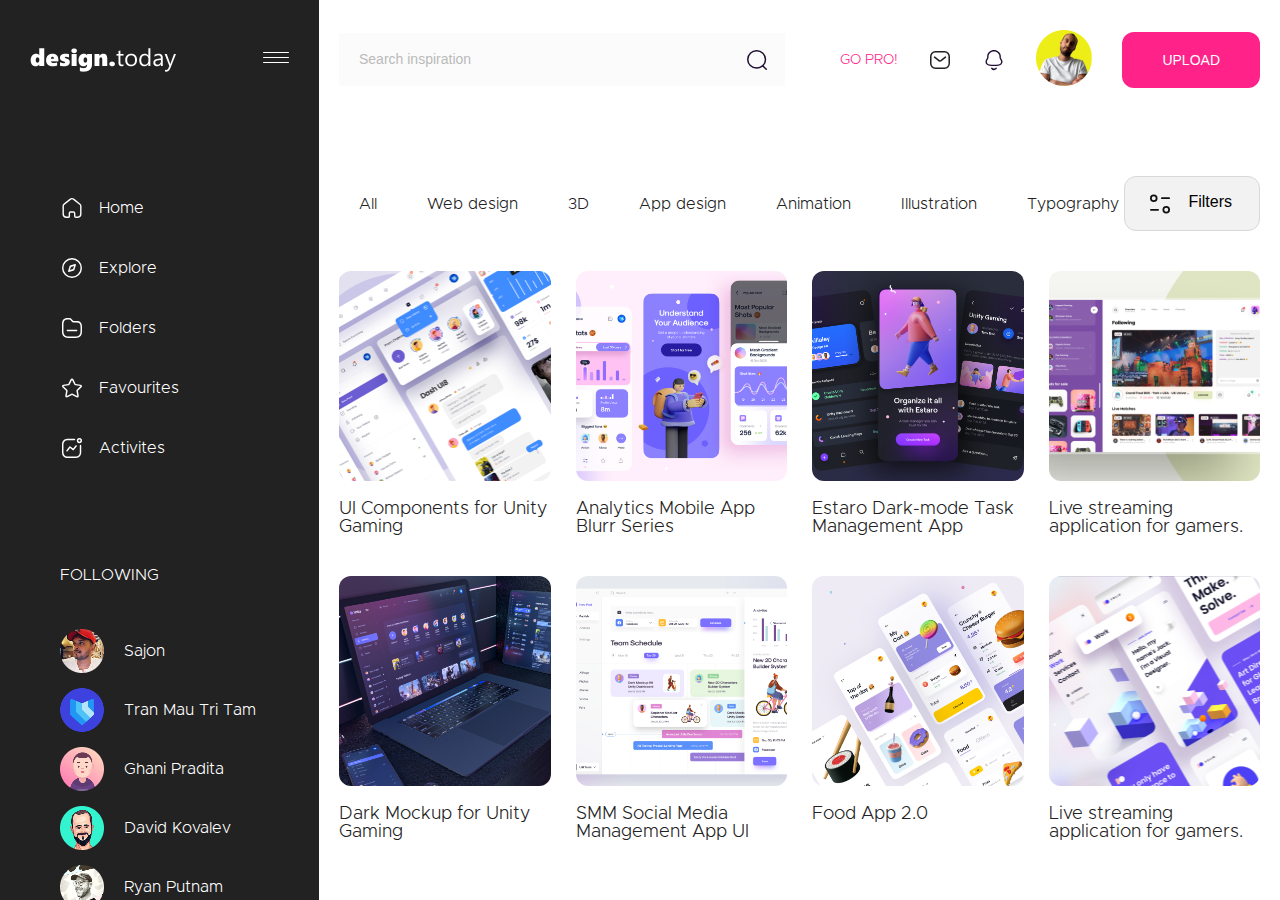
<file: index.html>
<!DOCTYPE html>
<html lang="en">

<head>
  <meta charset="UTF-8">
  <meta http-equiv="X-UA-Compatible" content="IE=edge">
  <meta name="viewport" content="width=device-width, initial-scale=1.0">
  <meta name="description" content="List of designs">
  <meta property="og:title" content="Design Today" />
  <meta property="og:type" content="website" />
  <meta property="og:description" content="List of designs" />
  <meta property="og:url" content="https://ilariadefer.github.io/assignment12/" />
  <meta property="og:image" content="https://ilariadefer.github.io/assignment12/images/logo.png" />
  <link rel="stylesheet" href="styles/fonts.css">
  <link rel="stylesheet" href="styles/style.css">
  <link rel="stylesheet" href="styles/media.css">
  <title>assignment12</title>
</head>

<body>
  <div class="main">
    <div class="sidebar">
      <div class="sidebar-header">
        <img class="sidebar-logo" src="images/logo.png" alt="logo">
        <button class="hamburger-button">
          <img src="images/hamburger.svg" alt="icon">
        </button>
      </div>
      <nav class="sidebar-menu">
        <ul class="sidebar-buttons">
          <li>
            <a href="#" class="transition"><img class="icon" src="images/Component52.svg" alt="icon">Home</a>
          </li>
          <li>
            <a href="#" class="transition"><img class="icon" src="images/Component32.svg" alt="icon">Explore</a>
          </li>
          <li>
            <a href="#" class="transition"><img class="icon" src="images/Component42.svg" alt="icon">Folders</a>
          </li>
          <li>
            <a href="#" class="transition"><img class="icon" src="images/Component82.svg" alt="icon">Favourites</a>
          </li>
          <li>
            <a href="#" class="transition"><img class="icon" src="images/Component12.svg" alt="icon">Activites</a>
          </li>
        </ul>
      </nav>
      <nav class="followings-nav">
        <ul class="followings">
          <li>
            <a class="following" href="#">FOLLOWING</a>
          </li>
          <li>
            <img src="images/Rectangle40.png" alt="icon">
            <a href="#">Sajon</a>
          </li>
          <li>
            <img src="images/Rectangle41.png" alt="icon">
            <a href="#">Tran Mau Tri Tam</a>
          </li>
          <li>
            <img src="images/Rectangle42.png" alt="icon">
            <a href="#">Ghani Pradita</a>
          </li>
          <li>
            <img src="images/Rectangle43.png" alt="icon">
            <a href="#">David Kovalev</a>
          </li>
          <li>
            <img src="images/Rectangle44.png" alt="icon">
            <a href="#">Ryan Putnam</a>
          </li>
          <li>
            <a class="load" href="#">Load more (15)</a>
          </li>
        </ul>
      </nav>
    </div>
    <div class="main-content">
      <header>
        <div class="header-content">
          <div class="header-left">
            <button class="hamburger-button">
              <img src="images/hamburger-black.svg" alt="icon">
            </button>
            <div class="header-search">
              <input class="search" type="search" placeholder="Search inspiration">
              <img class="icon search-img" src="images/Component92.svg" alt="search">
            </div>
          </div>
          <div class="header-profile">
            <a class="header-link">GO PRO!</a>
            <a class="icon" href="#">
              <img class="header-icon" src="images/Component112.svg" alt="icon">
            </a>
            <a class="icon" href="#">
              <img class="header-icon" src="images/Component72.svg" alt="icon">
            </a>
            <a href="html/orders.html">
              <img class="profile-picture" src="images/Group33.png" alt="profile-picture">
            </a>
            <button class="upload-button" type="button">UPLOAD</button>
          </div>
        </div>
      </header>
      <main>
        <section class="article-section">
          <div class="container">
            <div class="article-section-top transition">
              <nav class="Filters">
                <ul class="filter-nav">
                  <li>
                    <a href="#">All</a>
                  </li>
                  <li>
                    <a href="#">Web design</a>
                  </li>
                  <li>
                    <a href="#">3D</a>
                  </li>
                  <li>
                    <a href="#">App design</a>
                  </li>
                  <li>
                    <a href="#">Animation</a>
                  </li>
                  <li>
                    <a href="#">Illustration</a>
                  </li>
                  <li>
                    <a href="#">Typography</a>
                  </li>
                </ul>
              </nav>
              <div class="filter">
                <img class="icon" src="images/Group18.svg" alt="icon">
                <button class="filter-button button-bg transition" type="button">Filters</button>
              </div>
            </div>
            <div class="main-grid">
              <article class="card">
                <a href="#" class="card-link">
                  <div class="card-icons transition">
                    <img src="images/Component101.svg" alt="icon">
                    <img src="images/Component62.svg" alt="icon">
                  </div>
                  <img src="images/Rectangle45@2x.png" alt="">
                  <p>UI Components for Unity Gaming</p>
                </a>
              </article>
              <article class="card">
                <a href="#" class="card-link">
                  <div class="card-icons transition">
                    <img src="images/Component101.svg" alt="icon">
                    <img src="images/Component62.svg" alt="icon">
                  </div>
                  <img src="images/Rectangle46@2x.png" alt="">
                  <p>Analytics Mobile App Blurr Series</p>
                </a>
              </article>
              <article class="card">
                <a href="#" class="card-link">
                  <div class="card-icons transition">
                    <img src="images/Component101.svg" alt="icon">
                    <img src="images/Component62.svg" alt="icon">
                  </div>
                  <img src="images/Rectangle47@2x.png" alt="">
                  <p>Estaro Dark-mode Task Management App</p>
                </a>
              </article>
              <article class="card">
                <a href="#" class="card-link">
                  <div class="card-icons transition">
                    <img src="images/Component101.svg" alt="icon">
                    <img src="images/Component62.svg" alt="icon">
                  </div>
                  <img src="images/Rectangle48@2x.png" alt="">
                  <p>Live streaming application for gamers.</p>
                </a>
              </article>
              <article class="card">
                <a href="#" class="card-link">
                  <div class="card-icons transition">
                    <img src="images/Component101.svg" alt="icon">
                    <img src="images/Component62.svg" alt="icon">
                  </div>
                  <img src="images/Rectangle45@2x(1).png" alt="">
                  <p>Dark Mockup for Unity Gaming</p>
                </a>
              </article>
              <article class="card">
                <a href="#" class="card-link">
                  <div class="card-icons transition">
                    <img src="images/Component101.svg" alt="icon">
                    <img src="images/Component62.svg" alt="icon">
                  </div>
                  <img src="images/Rectangle46@2x(1).png" alt="">
                  <p>SMM Social Media Management App UI</p>
                </a>
              </article>
              <article class="card">
                <a href="#" class="card-link">
                  <div class="card-icons transition">
                    <img src="images/Component101.svg" alt="icon">
                    <img src="images/Component62.svg" alt="icon">
                  </div>
                  <img src="images/Rectangle47@2x(1).png" alt="">
                  <p>Food App 2.0</p>
                </a>
              </article>
              <article class="card">
                <a href="#" class="card-link">
                  <div class="card-icons transition">
                    <img src="images/Component101.svg" alt="icon">
                    <img src="images/Component62.svg" alt="icon">
                  </div>
                  <img src="images/Rectangle48@2x(1).png" alt="">
                  <p>Live streaming application for gamers.</p>
                </a>
              </article>
            </div>
            <div class="load-button">
              <button class="button-bg transition" type="button">Load more</button>
            </div>
          </div>
        </section>
        <section class="section-designer">
          <div class="container">
            <div class="designer-title">
              <h1 class="section-title">Top Designers</h1>
              <a class="transition" href="#">View all</a>
            </div>
            <div class="grid-designer">
              <div class="designer">
                <img src="images/Rectangle65.png" alt="photo">
                <h3 class="designer-name">Tran Mau Tri Tam</h3>
                <span>Sai Gon, Vietnam</span>
                <button class="follow-buttons button-bg transition">Following</button>
              </div>
              <div class="designer">
                <img src="images/Rectangle69.png" alt="photo">
                <h3 class="designer-name">Ghulam Rasool</h3>
                <span>Dubai</span>
                <button class="follow-button button-bg transition">Follow</button>
              </div>
              <div class="designer">
                <img src="images/Rectangle66.png" alt="photo">
                <h3 class="designer-name">Zhenya Rynzhuk</h3>
                <span>New York City, NY</span>
                <button class="follow-button button-bg transition">Follow</button>
              </div>
              <div class="designer">
                <img src="images/Rectangle70.png" alt="photo">
                <h3 class="designer-name">Ghani Pradita</h3>
                <span>Yogyakarta, Indonesia</span>
                <button class="follow-button button-bg transition">Follow</button>
              </div>
              <div class="designer">
                <img src="images/Rectangle67.png" alt="photo">
                <h3 class="designer-name">Sajon</h3>
                <span>Earth</span>
                <button class="follow-button button-bg transition">Follow</button>
              </div>
              <div class="designer">
                <img src="images/Rectangle71.png" alt="photo">
                <h3 class="designer-name">David Kovalev</h3>
                <span>Sarasota, FL</span>
                <button class="follow-button button-bg transition">Follow</button>
              </div>
              <div class="designer">
                <img src="images/Rectangle68.png" alt="photo">
                <h3 class="designer-name">Ryan Putnam</h3>
                <span>Colorado Springs</span>
                <button class="follow-button button-bg transition">Follow</button>
              </div>
              <div class="designer">
                <img src="images/Rectangle72.png" alt="photo">
                <h3 class="designer-name">Dmitry Lauretsky</h3>
                <span>Omsk, Russia</span>
                <button class="follow-button button-bg transition">Follow</button>
              </div>
            </div>
          </div>
        </section>
      </main>
      <footer>
        <div class="container">
          <div class="footer-content">
            <nav class="footer-sections">
              <ul class="footer-nav">
                <li>
                  <a href="#">For designers</a>
                </li>
                <li>
                  <a href="#">Go Pro!</a>
                </li>
                <li>
                  <a href="#">Explore design work</a>
                </li>
                <li>
                  <a href="#">Design blog</a>
                </li>
                <li>
                  <a href="#">Overtime podcast</a>
                </li>
                <li>
                  <a href="#">Dribbble meetups</a>
                </li>
                <li>
                  <a href="#">Playoffs</a>
                </li>
                <li>
                  <a href="#">Weekly Warm-Up</a>
                </li>
                <li>
                  <a href="#">Code of conduct</a>
                </li>
              </ul>
              <ul class="footer-nav">
                <li>
                  <a href="#">Hire designers</a>
                </li>
                <li>
                  <a href="#">Post a job opening</a>
                </li>
                <li>
                  <a href="#">Post a freelance project</a>
                </li>
                <li>
                  <a href="#">Search for designers</a>
                </li>
                <li>
                  <a href="#">Brands</a>
                </li>
                <li>
                  <a href="#">Advertise with us</a>
                </li>
              </ul>
              <ul class="footer-nav">
                <li>
                  <a href="#">Company</a>
                </li>
                <li>
                  <a href="#">About</a>
                </li>
                <li>
                  <a href="#">Careers</a>
                </li>
                <li>
                  <a href="#">Support</a>
                </li>
                <li>
                  <a href="#">Media kit</a>
                </li>
                <li>
                  <a href="#">Dribbble shop</a>
                </li>
                <li>
                  <a href="#">Testimonials</a>
                </li>
                <li>
                  <a href="#">API</a>
                </li>
                <li>
                  <a href="#">Terms of service</a>
                </li>
                <li>
                  <a href="#">Privacy policy</a>
                </li>
              </ul>
              <ul class="footer-nav">
                <li>
                  <a href="#">Directories</a>
                </li>
                <li>
                  <a href="#">Top designers</a>
                </li>
                <li>
                  <a href="#">Top design teams</a>
                </li>
                <li>
                  <a href="#">Design jobs</a>
                </li>
                <li>
                  <a href="#">Tags</a>
                </li>
                <li>
                  <a href="#">Places</a>
                </li>
                <li>
                  <a href="#">Design assets</a>
                </li>
                <li>
                  <a href="#">Shop Creative Market</a>
                </li>
              </ul>
            </nav>
          </div>
          <div class="copyright">
            <div class="copyright-logos">
              <a href="#" class="copyright-link">
                <img class="icon" src="images/Component122.svg" alt="icon">
              </a>
              <a href="#" class="copyright-link">
                <img class="icon" src="images/Component132.svg" alt="icon">
              </a>
              <a href="#" class="copyright-link">
                <img class="icon" src="images/Component142.svg" alt="icon">
              </a>
            </div>
            <div class="copyright-name">
              <span class="for">For</span>
              <span class="academy"><a href="https://smartacademy.ge/">Smartacademy</a></span>
            </div>
          </div>
        </div>
      </footer>
    </div>
  </div>
</body>

</html>
</file>
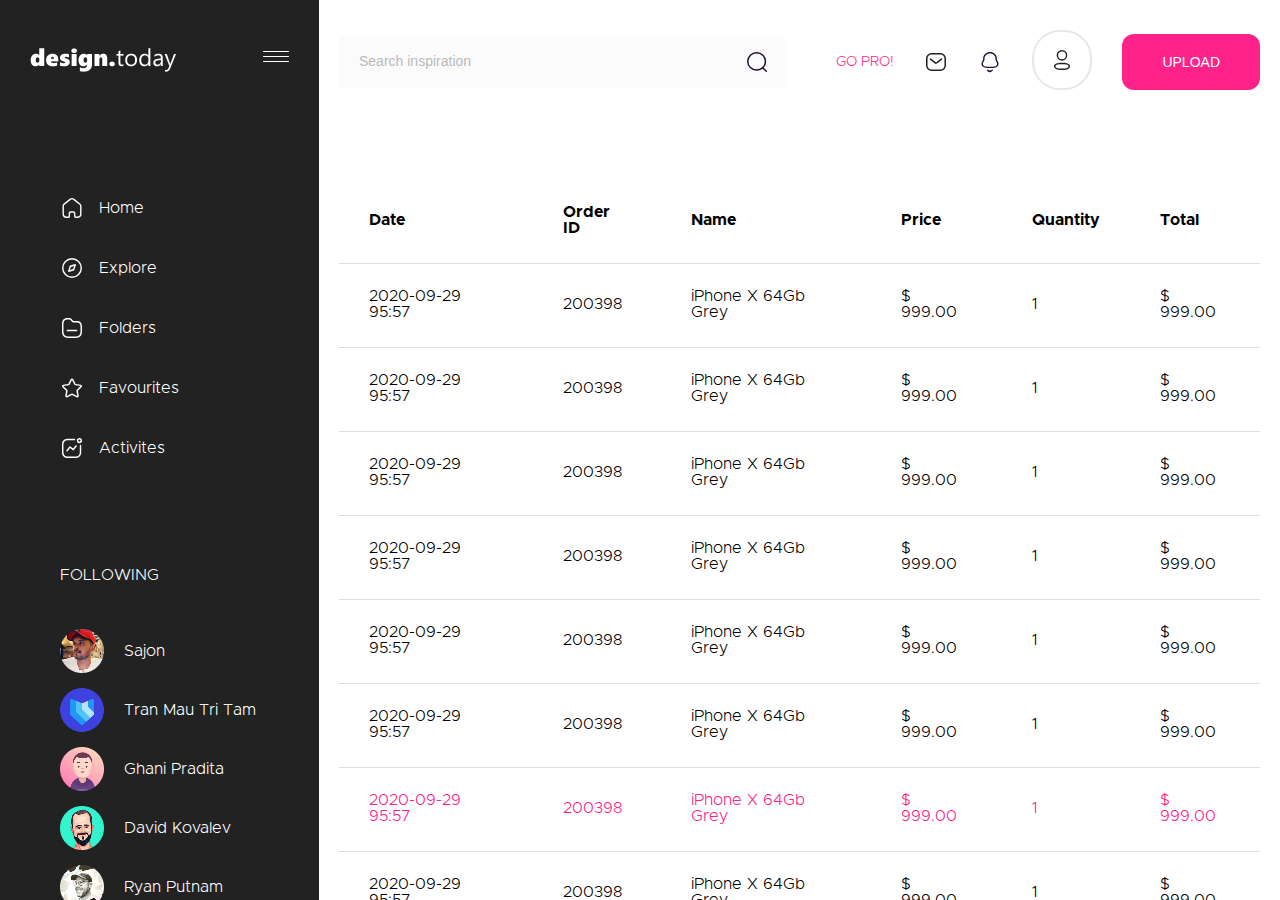
<file: html/orders.html>
<!DOCTYPE html>
<html lang="en">

<head>
  <meta charset="UTF-8">
  <meta http-equiv="X-UA-Compatible" content="IE=edge">
  <meta name="viewport" content="width=device-width, initial-scale=1.0">
  <meta name="description" content="List of orders">
  <meta property="og:title" content="Design Today" />
  <meta property="og:type" content="website" />
  <meta property="og:description" content="List of orders" />
  <meta property="og:url" content="https://ilariadefer.github.io/assignment12/html/orders.html" />
  <meta property="og:image" content="https://ilariadefer.github.io/assignment12/images/logo.png" />
  <link rel="stylesheet" href="../styles/fonts.css">
  <link rel="stylesheet" href="../styles/style.css">
  <link rel="stylesheet" href="../styles/media.css">
  <link rel="stylesheet" href="../styles/orders.css">
  <link rel="stylesheet" href="../styles/orders-media.css">
  <title>order</title>
</head>

<body>
  <div class="main">
    <div class="sidebar">
      <div class="sidebar-header">
        <img class="sidebar-logo" src="../images/logo.png" alt="logo">
        <img src="../images/hamburger.svg" alt="icon">
      </div>
      <nav class="sidebar-menu">
        <ul class="sidebar-buttons">
          <li>
            <a href="#" class="transition"><img class="icon" src="../images/Component52.svg" alt="icon">Home</a>
          </li>
          <li>
            <a href="#" class="transition"><img class="icon" src="../images/Component32.svg" alt="icon">Explore</a>
          </li>
          <li>
            <a href="#" class="transition"><img class="icon" src="../images/Component42.svg" alt="icon">Folders</a>
          </li>
          <li>
            <a href="#" class="transition"><img class="icon" src="../images/Component82.svg" alt="icon">Favourites</a>
          </li>
          <li>
            <a href="#" class="transition"><img class="icon" src="../images/Component12.svg" alt="icon">Activites</a>
          </li>
        </ul>
      </nav>
      <nav class="followings-nav">
        <ul class="followings">
          <li>
            <a class="following" href="#">FOLLOWING</a>
          </li>
          <li>
            <img src="../images/Rectangle40.png" alt="icon">
            <a href="#">Sajon</a>
          </li>
          <li>
            <img src="../images/Rectangle41.png" alt="icon">
            <a href="#">Tran Mau Tri Tam</a>
          </li>
          <li>
            <img src="../images/Rectangle42.png" alt="icon">
            <a href="#">Ghani Pradita</a>
          </li>
          <li>
            <img src="../images/Rectangle43.png" alt="icon">
            <a href="#">David Kovalev</a>
          </li>
          <li>
            <img src="../images/Rectangle44.png" alt="icon">
            <a href="#">Ryan Putnam</a>
          </li>
          <li>
            <a class="load" href="#">Load more (15)</a>
          </li>
        </ul>
      </nav>
    </div>
    <div class="main-content">
      <header>
        <div class="header-content">
          <div class="header-left">
            <button class="hamburger-button">
              <img src="../images/hamburger-black.svg" alt="icon">
            </button>
            <div class="header-search">
              <input class="search" type="search" placeholder="Search inspiration">
              <img class="icon search-img" src="../images/Component92.svg" alt="search">
            </div>
          </div>
          <div class="header-profile">
            <a class="header-link">GO PRO!</a>
            <a class="icon" href="#">
              <img class="header-icon" src="../images/Component112.svg" alt="icon">
            </a>
            <a class="icon" href="#">
              <img class="header-icon" src="../images/Component72.svg" alt="icon">
            </a>
            <a href="../index.html">
              <img class="profile-picture transition" src="../images/Group79.svg" alt="profile-picture">
            </a>
            <button class="upload-button" type="button">UPLOAD</button>
          </div>
        </div>
      </header>
      <main>
        <div class="container">
          <table class="main-table">
            <thead>
              <tr>
                <th>Date</th>
                <th>Order ID</th>
                <th>Name</th>
                <th>Price</th>
                <th>Quantity</th>
                <th>Total</th>
              </tr>
            </thead>
            <tbody>
              <tr>
                <td>2020-09-29 95:57</td>
                <td>200398</td>
                <td>iPhone X 64Gb Grey</td>
                <td>$ 999.00</td>
                <td>1</td>
                <td>$ 999.00</td>
              </tr>
              <tr>
                <td>2020-09-29 95:57</td>
                <td>200398</td>
                <td>iPhone X 64Gb Grey</td>
                <td>$ 999.00</td>
                <td>1</td>
                <td>$ 999.00</td>
              </tr>
              <tr>
                <td>2020-09-29 95:57</td>
                <td>200398</td>
                <td>iPhone X 64Gb Grey</td>
                <td>$ 999.00</td>
                <td>1</td>
                <td>$ 999.00</td>
              </tr>
              <tr>
                <td>2020-09-29 95:57</td>
                <td>200398</td>
                <td>iPhone X 64Gb Grey</td>
                <td>$ 999.00</td>
                <td>1</td>
                <td>$ 999.00</td>
              </tr>
              <tr>
                <td>2020-09-29 95:57</td>
                <td>200398</td>
                <td>iPhone X 64Gb Grey</td>
                <td>$ 999.00</td>
                <td>1</td>
                <td>$ 999.00</td>
              </tr>
              <tr>
                <td>2020-09-29 95:57</td>
                <td>200398</td>
                <td>iPhone X 64Gb Grey</td>
                <td>$ 999.00</td>
                <td>1</td>
                <td>$ 999.00</td>
              </tr>
              <tr class="pink-table">
                <td>2020-09-29 95:57</td>
                <td>200398</td>
                <td>iPhone X 64Gb Grey</td>
                <td>$ 999.00</td>
                <td>1</td>
                <td>$ 999.00</td>
              </tr>
              <tr>
                <td>2020-09-29 95:57</td>
                <td>200398</td>
                <td>iPhone X 64Gb Grey</td>
                <td>$ 999.00</td>
                <td>1</td>
                <td>$ 999.00</td>
              </tr>
              <tr>
                <td>2020-09-29 95:57</td>
                <td>200398</td>
                <td>iPhone X 64Gb Grey</td>
                <td>$ 999.00</td>
                <td>1</td>
                <td>$ 999.00</td>
              </tr>
            </tbody>
          </table>
        </div>
      </main>
      <footer>
        <div class="container">
          <div class="footer-content">
            <nav class="footer-sections">
              <ul class="footer-nav">
                <li>
                  <a href="#">For designers</a>
                </li>
                <li>
                  <a href="#">Go Pro!</a>
                </li>
                <li>
                  <a href="#">Explore design work</a>
                </li>
                <li>
                  <a href="#">Design blog</a>
                </li>
                <li>
                  <a href="#">Overtime podcast</a>
                </li>
                <li>
                  <a href="#">Dribbble meetups</a>
                </li>
                <li>
                  <a href="#">Playoffs</a>
                </li>
                <li>
                  <a href="#">Weekly Warm-Up</a>
                </li>
                <li>
                  <a href="#">Code of conduct</a>
                </li>
              </ul>
              <ul class="footer-nav">
                <li>
                  <a href="#">Hire designers</a>
                </li>
                <li>
                  <a href="#">Post a job opening</a>
                </li>
                <li>
                  <a href="#">Post a freelance project</a>
                </li>
                <li>
                  <a href="#">Search for designers</a>
                </li>
                <li>
                  <a href="#">Brands</a>
                </li>
                <li>
                  <a href="#">Advertise with us</a>
                </li>
              </ul>
              <ul class="footer-nav">
                <li>
                  <a href="#">Company</a>
                </li>
                <li>
                  <a href="#">About</a>
                </li>
                <li>
                  <a href="#">Careers</a>
                </li>
                <li>
                  <a href="#">Support</a>
                </li>
                <li>
                  <a href="#">Media kit</a>
                </li>
                <li>
                  <a href="#">Dribbble shop</a>
                </li>
                <li>
                  <a href="#">Testimonials</a>
                </li>
                <li>
                  <a href="#">API</a>
                </li>
                <li>
                  <a href="#">Terms of service</a>
                </li>
                <li>
                  <a href="#">Privacy policy</a>
                </li>
              </ul>
              <ul class="footer-nav">
                <li>
                  <a href="#">Directories</a>
                </li>
                <li>
                  <a href="#">Top designers</a>
                </li>
                <li>
                  <a href="#">Top design teams</a>
                </li>
                <li>
                  <a href="#">Design jobs</a>
                </li>
                <li>
                  <a href="#">Tags</a>
                </li>
                <li>
                  <a href="#">Places</a>
                </li>
                <li>
                  <a href="#">Design assets</a>
                </li>
                <li>
                  <a href="#">Shop Creative Market</a>
                </li>
              </ul>
            </nav>
          </div>
          <div class="copyright">
            <div class="copyright-logos">
              <a href="#" class="copyright-link">
                <img class="icon" src="../images/Component122.svg" alt="icon">
              </a>
              <a href="#" class="copyright-link">
                <img class="icon" src="../images/Component132.svg" alt="icon">
              </a>
              <a href="#" class="copyright-link">
                <img class="icon" src="../images/Component142.svg" alt="icon">
              </a>
            </div>
            <div class="copyright-name">
              <span class="for">For</span>
              <span class="academy"><a href="https://smartacademy.ge/">Smartacademy</a></span>
            </div>
          </div>
        </div>
      </footer>
    </div>
  </div>
</body>

</html>
</file>
<file: styles/fonts.css>
@font-face {
  font-family: Avenir;
  src: url(../fonts/Metropolis-Medium.otf);
  font-weight: normal;
}

@font-face {
  font-family: Avenir;
  src: url(../fonts/Metropolis-Bold.otf);
  font-weight: bold;
}


@font-face {
  font-family: Avenir;
  src: url(../fonts/Metropolis-Light.otf);
  font-weight: lighter;
}
</file>
<file: styles/style.css>
* {
  box-sizing: border-box;
}

html, body, p, ul, h1, h2, h3, h4, h5, h6 {
  margin: 0;
  padding: 0;
}

body {
  font-family: Avenir;
}

ul li {
  list-style: none;
}

a {
  text-decoration: none;
}

button {
  cursor: pointer;
}

.icon {
  width: 24px;
  height: 24px;
}

.container { 
  max-width: 1271px;
  margin: 0 auto;
  padding-left: 20px;
  padding-right: 20px;
}

.main {
  display: flex;
}

.main-content {
  height: 100vh;
  flex: 1;
  padding: 30px 0 40px 0  ;
  overflow-y: auto;
}

.button-bg {
  background-color: #F2F2F2;
} 

.button-bg:hover {
  background-color: #D2D2D2;
}

.transition {
  transition: 200ms all ease-in;
}

/* sidebar */

.sidebar {
  background-color: #222222;
  max-width: 319px;
  padding: 40px 30px 0 30px;
  height: 100vh;
  overflow-y: auto;
}

.sidebar-header {
  display: flex;
  justify-content: space-between;
  align-items: center;
  margin-bottom: 106px;
}

.sidebar-logo {
  height: 32px;
  object-fit: contain;
}

.sidebar-menu {
  margin-bottom: 89px;
}

.sidebar-buttons {
  padding-left: 0;
  margin-top: 0;
  margin-bottom: 0;
}

.sidebar-buttons a {
  color: white;
  display: flex;
  align-items: center;
  gap: 15px;
  padding: 18px 205px 18px 30px;
  border-radius: 12px;
}

.sidebar-buttons a:hover {
  background-color: #FF2288;
}

.hamburger-button {
  border: none;
  background: none;
  cursor: pointer;
  width: 26px;
  height: 11px;
  padding: 0;
}

.hamburger-button img {
  width: 100%;
  height: 100%;
  object-fit: contain;
}

.followings {
  padding-left: 30px;
  margin-top: 0;
  margin-bottom: 0;
}

.following {
  margin-bottom: 31px;
}

.followings-nav a {
  color: white;
  font-style: 16px;
}

.followings-nav li {
  display: flex;
  align-items: center;
  gap: 20px;
  margin-bottom: 15px;
}

.load {
  margin-top: 19px;
  font-style: 14px;
}

/* header */

.header-content {
  display: flex;
  justify-content: space-between;
  align-items: center;
  margin-bottom: 87px;
  padding-left: 20px;
  padding-right: 20px;
  gap: 20px;
}

.header-left {
  display: flex;
  align-items: center;
  gap: 15px;
  flex: 1;
}

.header-left .hamburger-button {
  display: none;
}

.header-search {
  flex: 1;
  max-width: 446px;
}

.header-search, .header-profile {
  display: flex;
  align-items: center;
}

.header-profile {
  gap: 30px;
}

.search {
  font-size: 14px;
  opacity: 50%;
  border: none;
  background-color: #F8F8F8;
  padding: 18px 50px 19px 20px;
  width: 100%;
}

.search:focus {
  border: none;
  outline: none;
}

.search-img {
  margin-left: -40px;
  z-index: 1;
}

.search-img:hover {
  background-color: #D2D2D2;
}

.header-link {
  color: #FF2288;
  font-size: 14px;
}

.upload-button {
  border: none;
  background-color: #FF2288;
  padding: 20px 40px;
  border-radius: 12px;
  color: white;
  font-size: 14px;
}

.upload-button:hover {
  background-color: #dd2288;
}

/* main */

.article-section {
  margin-bottom: 70px;
}

.article-section-top {
  display: flex;
  justify-content: space-between;
  align-items: center;
  margin-bottom: 40px;
}

.card-icon img {
  width: 24px;
  height: 24px;
  object-fit: contain;
}

.card-icon {
  display: flex;
  flex-direction: column;
}

.filter-nav a:hover {
  background-color: #f2f2f2;
  border-radius: 12px;
}

.filter-nav {
  display: flex;
  gap: 10px;
  flex-wrap: wrap;
}

.filter {
  display: flex;
  align-items: center;
}

.filter-nav a {
  color: #222222;
  font-size: 16px;
  padding: 16px 20px;
}

.filter-button {
  border: 1px solid #D8D8D8;
  font-size: 16px;
  border-radius: 12px;
  padding: 16px 27px 19px 63px;
}

.filter img {
  margin-right: -48px;
  z-index: 1;
}

.card img {
  width: 100%;
  height: 210px;
  object-fit: cover;
  border-radius: 12px;
  margin-bottom: 16px;
}

.card {
  position: relative;
}

.main-grid {
  display: grid;
  grid-template-columns: 1fr 1fr 1fr 1fr;
  column-gap: 25px;
  row-gap: 40px;
}

.card p {
  font-size: 18px;
  color: #222222;
}

.card-icons img {
  width: 34px;
  height: 34px;
  background-color: white;
  border-radius: 12px;
  padding: 5px;
  object-fit: contain;
  z-index: 1;
}

.card-icons {
  display: flex;
  flex-direction: column;
  position: absolute;
  margin-left: 15px;
  margin-top: 15px;
  opacity: 0;
  transform: scale(0.5);
}

.card:hover .card-icons {
  opacity: 1;
  transform: scale(1);
}

.load-button button {
  font-size: 16px;
  border: none;
  padding: 16px 108px;
  border-radius: 12px;
  margin-top: 70px;
}

.load-button {
  display: flex;
  justify-content: center;
}

.section-designer {
  background-color: #FAFAFA;
  padding-top: 67px;
  padding-bottom: 60px;
}

.designer-title {
  display: flex;
  justify-content: space-between;
  align-items: center;
}

.section-title {
  font-size: 32px;
  font-weight: lighter;
}

.designer-title a {
  font-size: 14px;
  color: #222222;
  opacity: 30%;
}

.designer-title a:hover {
  opacity: 1;
}

.designer {
  display: flex;
  flex-direction: column;
  align-items: center;
  flex: 1;
}

.designer-name {
  font-size: 16px;
  margin-top: 15px;
  margin-bottom: 10px;
  text-align: center;
}

.designer span {
  font-style: 12px;
  color: #222222;
  opacity: 60%;
  text-align: center;
}

.grid-designer {
  display: flex;
  gap: 20px;
  margin-top: 54px;
  flex-wrap: wrap;
}

.follow-button, .follow-buttons {
  border: 1px solid #D8D8D8;
  font-size: 14px;
  padding: 12px 47px;
  border-radius: 12px;
  margin-top: 17px;
}

.follow-buttons {
  padding: 12px 36px;
}

main {
  margin-bottom: 60px;
}

/* footer */

.footer-content {
  padding-top: 69px;
  margin-bottom: 113px;
}

.footer-sections {
  display: flex;
  gap: 20px;
  flex-wrap: wrap;
}

.footer-nav {
  flex: 1;
}

.footer-nav a {
  font-size: 16px;
  color: #222222;
  gap: 5px;
}

.footer-nav li {
  margin-bottom: 20px;
}

.copyright {
  display: flex;
  justify-content: space-between;
  align-items: center;
}

.copyright-logos {
  display: flex;
  gap: 20px;
}

.academy {
  font-weight: bold;
  font-size: 16px;
}

.academy a {
  color: black;
}

.footer-nav a:hover {
  color: #FF2288;
}
</file>
<file: styles/media.css>
@media (max-width: 1024px) {

  .container {
    max-width: 1024px;
  }

  /* sidebar */


  .sidebar {
    display: none;
  }
  
  /* header */

  .header-content {
    flex-wrap: wrap ;
  }

  .header-profile {
    flex-wrap: wrap;
  }

  .search {
    display: none;
  }

  .search-img {
    margin-left: 0;
  }

  .header-left .hamburger-button {
    display: block;
  }

  /* main */

  .main-grid {
    grid-template-columns: 1fr 1fr;
    column-gap: 25px;
    row-gap: 40px;
  }

}
</file>
<file: styles/orders.css>
.profile-picture {
  border: 2px solid #E7E7E7;
  border-radius: 28px;
  padding: 16px;
}


.profile-picture:hover {
  background-color: #D2D2D2;
}

/* main */

.main-table {
  width: 100%;
  border-spacing: 0;
  margin-bottom: 62px;
  border-collapse: collapse;
}

.main-table td, .main-table th {
  padding: 24px 30px 27px 30px;
  transition: 200ms border-radius ease-in;
}

.main-table th {
  text-align: left;
}

.main-table tr, .main-table tbody {
  width: 100%;
}

.main-table tbody tr {
  transition: 200ms background-color ease-in;
}


.main-table td:first-child,
.main-table th:first-child {
  border-radius: 12px 0 0 12px;
}

.main-table td:last-child,
.main-table th:last-child {
  border-radius: 0 12px 12px 0;
}

.main-table tbody tr:hover {
  background-color: #F2F2F2;
}

.pink-table {
  color: #FF2288;
}

.main-table tr {
  border-bottom: 1px solid #ddd;
}

.main-table tbody tr:last-child td {
  border-bottom: none;
}
</file>
<file: styles/orders-media.css>
@media (max-width: 1024px) {
  .main-table tr *:nth-child(1),
  .main-table tr *:nth-child(2),
  .main-table tr *:nth-child(4) {
    display: none;
  }
}
</file>
